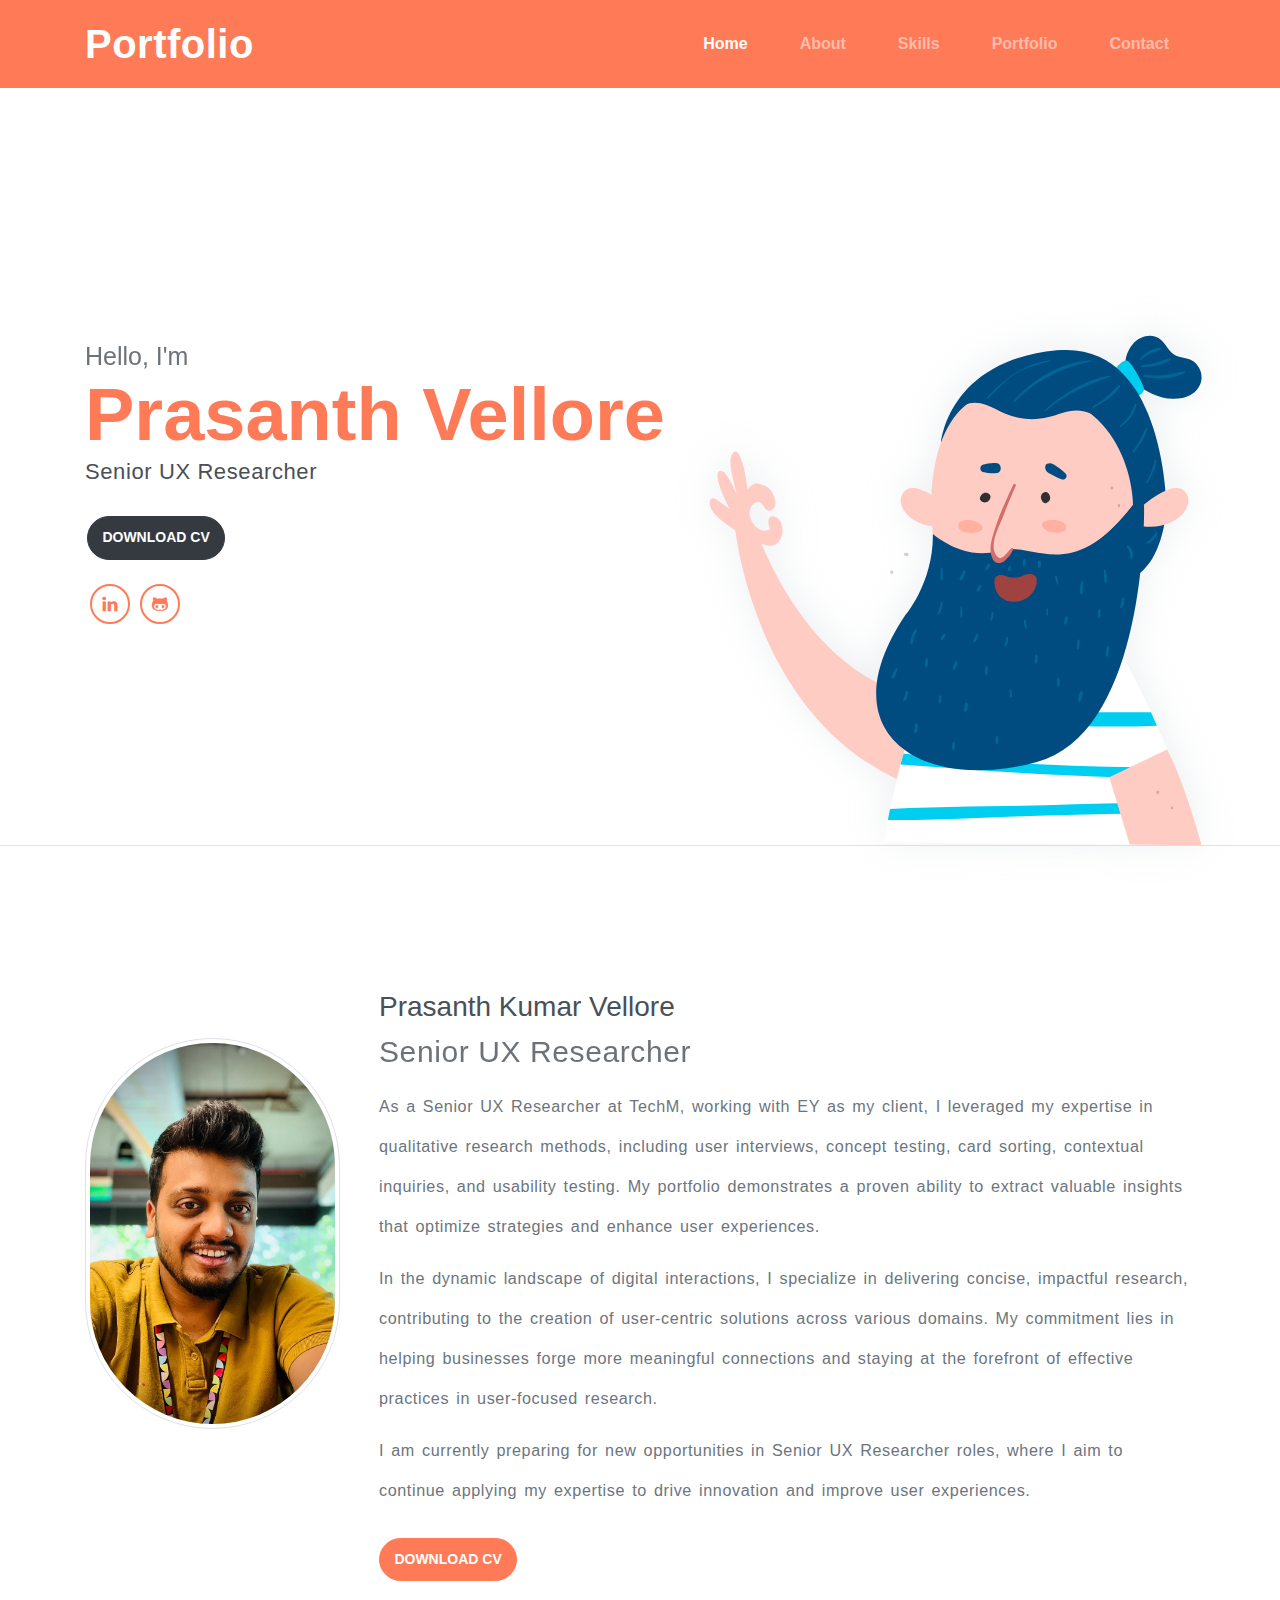
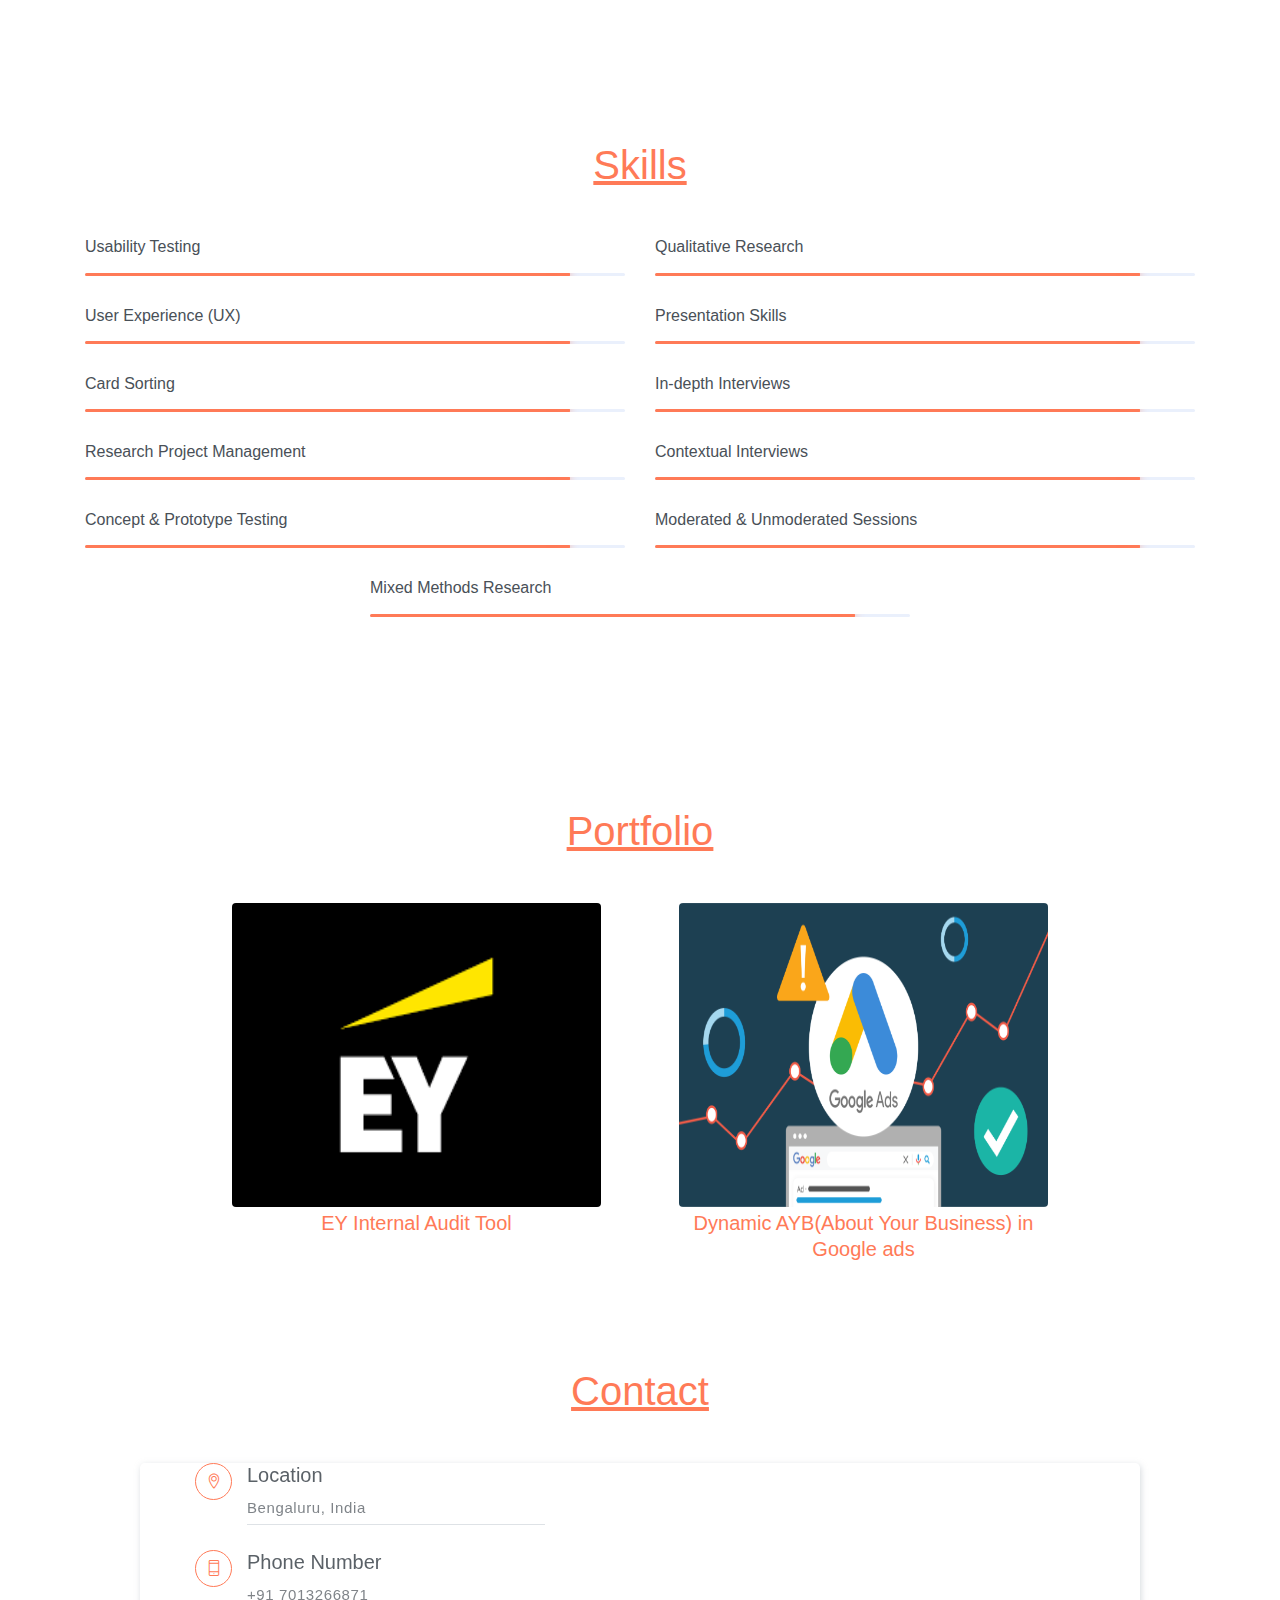
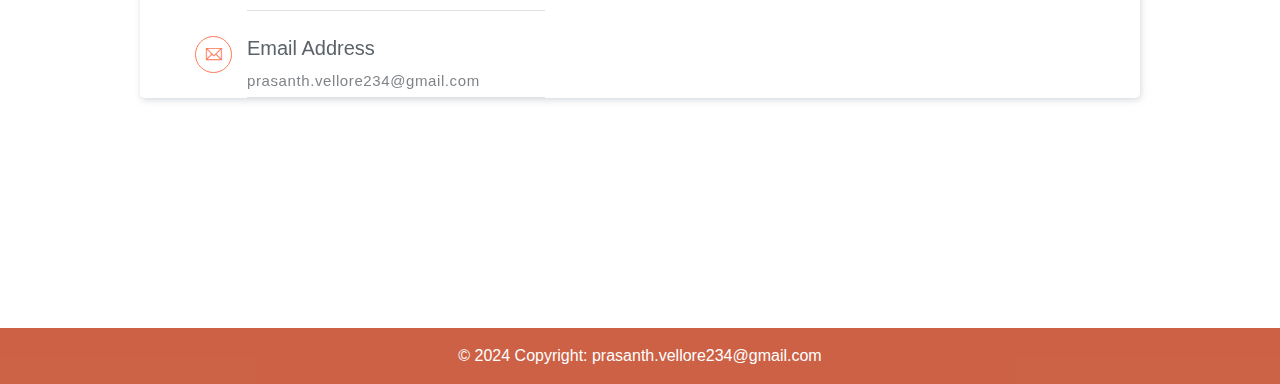
<file: index.html>
<!DOCTYPE html>
<html lang="en">
  <head>
    <meta charset="utf-8" />
    <link rel="icon" href="./assets/imgs/pkv.png" />
    <meta
      name="viewport"
      content="width=device-width, initial-scale=1, shrink-to-fit=no"
    />
    <meta
      name="description"
      content="Start your development with Steller landing page."
    />
    <meta name="author" content="Devcrud" />
    <title>Prasanth's Portfolio Website</title>
    <!-- font icons -->
    <link
      rel="stylesheet"
      href="assets/vendors/themify-icons/css/themify-icons.css"
    />
    <!-- Bootstrap + Steller main styles -->
    <link rel="stylesheet" href="assets/css/steller.css" />
  </head>
  <body data-spy="scroll" data-target=".navbar" data-offset="40" id="home">
    <!-- Page navigation -->
    <nav
      class="navbar navbar-expand-lg navbar-dark fixed-top bg-primary"
      data-spy="affix"
      data-offset-top="0"
    >
      <div class="container">
        <a
          class="navbar-brand"
          style="font-size: 40px; font-weight: 600; letter-spacing: 0.5px"
          href="#"
          >Portfolio</a
        >
        <button
          class="navbar-toggler"
          type="button"
          data-toggle="collapse"
          data-target="#navbarSupportedContent"
          aria-controls="navbarSupportedContent"
          aria-expanded="false"
          aria-label="Toggle navigation"
        >
          <span class="navbar-toggler-icon"></span>
        </button>

        <div class="collapse navbar-collapse" id="navbarSupportedContent">
          <ul class="navbar-nav ml-auto align-items-center">
            <li class="nav-item">
              <a class="nav-link" href="#home">Home</a>
            </li>
            <li class="nav-item">
              <a class="nav-link" href="#about">About</a>
            </li>
            <li class="nav-item">
              <a class="nav-link" href="#skills">Skills</a>
            </li>
            <li class="nav-item">
              <a class="nav-link" href="#portfolio">Portfolio</a>
            </li>
            <!-- <li class="nav-item">
              <a class="nav-link" href="#testmonial">Testmonial</a>
            </li> -->
            <li class="nav-item">
              <a class="nav-link" href="#contact">Contact</a>
            </li>
          </ul>
        </div>
      </div>
    </nav>
    <!-- End of page navigation -->

    <!-- Page Header -->
    <header class="header" id="home">
      <div class="container">
        <div class="infos">
          <h6 class="subtitle">Hello, I'm</h6>
          <h6 class="title">Prasanth Vellore</h6>
          <p>Senior UX Researcher</p>

          <div class="buttons pt-3">
            <!-- <button class="btn btn-primary rounded">HIRE ME</button> -->
            <button class="btn btn-dark rounded">
              <a
                class="text-white text-decoration-none"
                href="./assets/imgs/Prasanth-Resume.pdf"
                download="Prasanth_Kumar_Vellore_Resume"
                >DOWNLOAD CV</a
              >
            </button>
          </div>

          <div class="socials mt-4">
            <!-- <a class="social-item" href="javascript:void(0)"
              ><i class="ti-facebook"></i
            ></a> -->
            <a
              class="social-item"
              href="https://www.linkedin.com/in/prasanthvellore/"
              target="_blank"
              ><i class="ti-linkedin"></i
            ></a>
            <a
              class="social-item"
              href="https://github.com/prasanthv234"
              target="_blank"
              ><i class="ti-github"></i
            ></a>
          </div>
        </div>
        <div class="img-holder">
          <img src="assets/imgs/man.svg" alt="" />
        </div>
      </div>

      <!-- Header-widget -->
      <!-- <div class="widget">
        <div class="widget-item">
          <h2>3</h2>
          <p>Organizations Worked With</p>
        </div>
        <div class="widget-item">
          <h2>10</h2>
          <p>Projects Completed</p>
        </div>
      </div> -->
    </header>
    <!-- End of Page Header -->

    <!-- About section -->
    <section id="about" class="section mt-3">
      <div class="container mt-5">
        <div class="row text-center text-md-left">
          <div class="col-md-3 mt-5">
            <img
              src="./assets/imgs/prasanth v.jpeg"
              alt=""
              class="img-thumbnail mb-4"
            />
          </div>
          <div class="pl-md-4 col-md-9">
            <h6 class="title">Prasanth Kumar Vellore</h6>
            <p class="subtitle">Senior UX Researcher</p>
            <p class="text-secondary text-space">
              As a Senior UX Researcher at TechM, working with EY as my client, I leveraged my expertise in qualitative research methods, including user interviews, concept testing, card sorting, contextual inquiries, and usability testing. My portfolio demonstrates a proven ability to extract valuable insights that optimize strategies and enhance user experiences.

              <p class="text-secondary text-space">In the dynamic landscape of digital interactions, I specialize in delivering concise, impactful research,  contributing to the creation of user-centric solutions across various domains. My commitment lies in helping  businesses forge more meaningful connections and staying at the forefront of effective practices in user-focused  research.</p>

              <p class="text-secondary text-space">I am currently preparing for new opportunities in Senior UX Researcher roles, where I aim to continue applying my expertise to drive innovation and improve user experiences.</p>
            </p>
            <button class="btn btn-primary rounded mt-3">
              <a
                class="text-white text-decoration-none"
                href="./assets/imgs/Prasanth-Resume.pdf"
                download="Prasanth_Kumar_Vellore_Resume"
                >DOWNLOAD CV</a
              >
            </button>
          </div>
        </div>
      </div>
    </section>

    <!-- Service section -->
    <!-- <section id="service" class="section">
      <div class="container text-center">
        <h6 class="subtitle">Service</h6>
        <h6 class="section-title mb-4">What I Do</h6>
        <p class="mb-5 pb-4 h2">Service</p>

        <div class="row justify-content-center">
          <a
            href="ux_researcher.html"
            class="col-sm-6 col-md-3 mb-4 text-decoration-none"
          >
            <div class="custom-card card border">
              <div class="card-body">
                <i class="icon ti-crown"></i>
                <h3>UX Research</h3>
              </div>
            </div>
          </a>

          <a
            href="ux_researcher.html"
            class="col-sm-6 col-md-3 mb-4 text-decoration-none"
          >
            <div class="custom-card card border">
              <div class="card-body">
                <i class="icon ti-desktop"></i>
                <h5>UI Design</h5>
              </div>
            </div>
          </a>
        </div>
      </div>
    </section> -->
    <!-- End of Sectoin -->

    <!-- Skills section -->
    <section class="section" id="skills">
      <div class="container text-center">
        <!-- <h2 class="subtitle section-title">Skills</h2> -->
        <h6 class="section-title mb-5 text-primary text-decoration-underline">
          <u>Skills</u>
        </h6>
        <!-- <p class="mb-5 pb-4 h4">Skills</p> -->

        <div class="row text-left">
          <div class="col-sm-6">
            <h6 class="mb-3">Usability Testing</h6>
            <div class="progress">
              <div
                class="progress-bar bg-primary"
                role="progressbar"
                style="width: 89%"
                aria-valuenow="25"
                aria-valuemin="0"
                aria-valuemax="100"
              >
                <span>89%</span>
              </div>
            </div>
          </div>

          <div class="col-sm-6">
            <h6 class="mb-3">Qualitative Research</h6>
            <div class="progress">
              <div
                class="progress-bar bg-primary"
                role="progressbar"
                style="width: 89%"
                aria-valuenow="25"
                aria-valuemin="0"
                aria-valuemax="100"
              >
                <span>89%</span>
              </div>
            </div>
          </div>
          <div class="col-sm-6">
            <h6 class="mb-3">User Experience (UX)</h6>
            <div class="progress">
              <div
                class="progress-bar bg-primary"
                role="progressbar"
                style="width: 89%"
                aria-valuenow="25"
                aria-valuemin="0"
                aria-valuemax="100"
              >
                <span>89%</span>
              </div>
            </div>
          </div>

          <div class="col-sm-6">
            <h6 class="mb-3">Presentation Skills</h6>
            <div class="progress">
              <div
                class="progress-bar bg-primary"
                role="progressbar"
                style="width: 89%"
                aria-valuenow="25"
                aria-valuemin="0"
                aria-valuemax="100"
              >
                <span>89%</span>
              </div>
            </div>
          </div>

          <div class="col-sm-6">
            <h6 class="mb-3">Card Sorting</h6>
            <div class="progress">
              <div
                class="progress-bar bg-primary"
                role="progressbar"
                style="width: 89%"
                aria-valuenow="25"
                aria-valuemin="0"
                aria-valuemax="100"
              >
                <span>89%</span>
              </div>
            </div>
          </div>
          <div class="col-sm-6">
            <h6 class="mb-3">In-depth Interviews</h6>
            <div class="progress">
              <div
                class="progress-bar bg-primary"
                role="progressbar"
                style="width: 89%"
                aria-valuenow="25"
                aria-valuemin="0"
                aria-valuemax="100"
              >
                <span>89%</span>
              </div>
            </div>
          </div>
          <div class="col-sm-6">
            <h6 class="mb-3">Research Project Management</h6>
            <div class="progress">
              <div
                class="progress-bar bg-primary"
                role="progressbar"
                style="width: 89%"
                aria-valuenow="25"
                aria-valuemin="0"
                aria-valuemax="100"
              >
                <span>89%</span>
              </div>
            </div>
          </div>
          <div class="col-sm-6">
            <h6 class="mb-3">Contextual Interviews</h6>
            <div class="progress">
              <div
                class="progress-bar bg-primary"
                role="progressbar"
                style="width: 89%"
                aria-valuenow="25"
                aria-valuemin="0"
                aria-valuemax="100"
              >
                <span>89%</span>
              </div>
            </div>
          </div>
          <div class="col-sm-6">
            <h6 class="mb-3">Concept & Prototype Testing</h6>
            <div class="progress">
              <div
                class="progress-bar bg-primary"
                role="progressbar"
                style="width: 89%"
                aria-valuenow="25"
                aria-valuemin="0"
                aria-valuemax="100"
              >
                <span>89%</span>
              </div>
            </div>
          </div>
          <div class="col-sm-6">
            <h6 class="mb-3">Moderated & Unmoderated Sessions</h6>
            <div class="progress">
              <div
                class="progress-bar bg-primary"
                role="progressbar"
                style="width: 89%"
                aria-valuenow="25"
                aria-valuemin="0"
                aria-valuemax="100"
              >
                <span>89%</span>
              </div>
            </div>
          </div>
          <div class="col-sm-6">
            <h6 class="mb-3">Mixed Methods Research</h6>
            <div class="progress">
              <div
                class="progress-bar bg-primary"
                role="progressbar"
                style="width: 89%"
                aria-valuenow="25"
                aria-valuemin="0"
                aria-valuemax="100"
              >
                <span>89%</span>
              </div>
            </div>
          </div>
        </div>
      </div>
    </section>
    <!-- End of Skills sections -->

    <!-- Portfolio section -->
    <section id="portfolio" class="section">
      <div class="container text-center">
        <!-- <h6 class="subtitle mb-5 text-primary text-decoration-underline"><u>Portfolio</u></h6> -->
        <h6 class="section-title mb-5 text-primary text-decoration-underline">
          <u>Portfolio</u>
        </h6>
        <!-- <p class="mb-5 pb-4">Add some description</p> -->

        <div class="row d-flex">
          <div class="col-sm-3">
            <div class="img-wrapper h-100 mb-1">
              <img src="assets/imgs/EY.png" class="h-100 w-100" alt="" />
              <h5>Click the image</h5>
              <div class="overlay h-100">
                <div class="overlay-infos">
                  <h5>Project 1</h5>
                  <!-- <a href="https://docs.google.com/presentation/d/1weuACcUGvzE2Rzgq8FLmnvKzmv1-rLwys58rjLeVnG4/edit#slide=id.gc6f80d1ff_0_0"><i class="ti-zoom-in"></i></a> -->
                  <a
                    href="https://docs.google.com/presentation/d/1upl8J1TbOc1McA-eedhQHK4dLqC0cs5-WoMEfOrQ0-0/edit?pli=1#slide=id.g2a41a9296f8_0_2907"
                    ><i class="ti-link"></i
                  ></a>
                </div>
              </div>
            </div>
            <a
              href="https://docs.google.com/presentation/d/1upl8J1TbOc1McA-eedhQHK4dLqC0cs5-WoMEfOrQ0-0/edit?pli=1#slide=id.g2a41a9296f8_0_2907"
              class="h5 text-primary text-decoration-none"
              >EY Internal Audit Tool</a
            >
          </div>

          <div class="col-sm-3">
            <div class="img-wrapper h-100 mb-1">
              <img
                src="assets/imgs/google-ad.png"
                class="h-100 w-100"
                alt=""
              />
              <div class="overlay h-100">
                <div class="overlay-infos">
                  <h5>Project 2</h5>
                  <!-- <a href="https://www.w3schools.com/"
                    ><i class="ti-zoom-in"></i
                  ></a> -->
                  <a
                    href="https://docs.google.com/presentation/d/1weuACcUGvzE2Rzgq8FLmnvKzmv1-rLwys58rjLeVnG4/edit#slide=id.gc6f80d1ff_0_0"
                    ><i class="ti-link"></i
                  ></a>
                </div>
              </div>
            </div>
            <a
              href="https://docs.google.com/presentation/d/1weuACcUGvzE2Rzgq8FLmnvKzmv1-rLwys58rjLeVnG4/edit#slide=id.gc6f80d1ff_0_0"
              class="h5 text-primary text-decoration-none"
              >Dynamic AYB(About Your Business) in Google ads</a
            >
          </div>

          <!-- <div class="col-sm-3">
            <div class="img-wrapper h-100">
              <img src="assets/imgs/folio-4.jpg" class="h-100 w-100" alt="" />
              <div class="overlay h-100">
                <div class="overlay-infos">
                  <h5>Google Ads Research</h5>
                  <a href="javascript:void(0)"><i class="ti-zoom-in"></i></a>
                  <a href="javascript:void(0)"><i class="ti-link"></i></a>
                </div>
              </div>
            </div>
          </div> -->
        </div>
      </div>
    </section>
    <!-- End of portfolio section -->

    <!-- Testmonial Section -->
    <!-- <section id="testmonial" class="section bg-primary">
      <div class="container text-center">
        <h6 class="subtitle text-white">Testmonial</h6>
        <h6 class="section-title mb-4 text-white">What People Say About Me</h6>
        <p class="mb-5 pb-4 text-white bg-transparent">
          Lorem ipsum dolor sit amet, consectetur adipisicing elit. In alias
          dignissimos. <br />
          rerum commodi corrupti, temporibus non quam.
        </p>

        <div
          id="carouselExampleIndicators"
          class="carousel slide"
          data-ride="carousel"
        >
          <ul class="carousel-indicators">
            <li
              data-target="#carouselExampleIndicators"
              data-slide-to="0"
              class="active"
            ></li>

            <li data-target="#carouselExampleIndicators" data-slide-to="1"></li>
            <li data-target="#carouselExampleIndicators" data-slide-to="2"></li>
            <li data-target="#carouselExampleIndicators" data-slide-to="3"></li>
          </ul>
          <div class="carousel-inner">
            <div class="carousel-item active">
              <div class="card testmonial-card border">
                <div class="card-body">
                  <img src="assets/imgs/avatar-1.jpg" alt="" />
                  <p>
                    Lorem ipsum dolor sit amet, consectetur adipisicing elit.
                    Magnam nostrum voluptates in enim vel amet?
                  </p>
                  <h1 class="title">Emma Re</h1>
                  <h1 class="subtitle">Graphic Designer</h1>
                </div>
              </div>
            </div>
            <div class="carousel-item">
              <div class="card testmonial-card border">
                <div class="card-body">
                  <img src="assets/imgs/avatar-2.jpg" alt="" />
                  <p>
                    Lorem ipsum dolor sit amet, consectetur adipisicing elit.
                    Magnam nostrum voluptates in enim vel amet?
                  </p>
                  <h1 class="title">James Bert</h1>
                  <h1 class="subtitle">Web Designer</h1>
                </div>
              </div>
            </div>
            <div class="carousel-item">
              <div class="card testmonial-card border">
                <div class="card-body">
                  <img src="assets/imgs/avatar-3.jpg" alt="" />
                  <p>
                    Lorem ipsum dolor sit amet, consectetur adipisicing elit.
                    Magnam nostrum voluptates in enim vel amet?
                  </p>
                  <h1 class="title">Michael Abra</h1>
                  <h1 class="subtitle">Web Developer</h1>
                </div>
              </div>
            </div>
            <div class="carousel-item">
              <div class="card testmonial-card border">
                <div class="card-body">
                  <img src="assets/imgs/avatar-1.jpg" alt="" />
                  <p>
                    Lorem ipsum dolor sit amet, consectetur adipisicing elit.
                    Magnam nostrum voluptates in enim vel amet?
                  </p>
                  <h1 class="title">Michael Abra</h1>
                  <h1 class="subtitle">Web Developer</h1>
                </div>
              </div>
            </div>
          </div>
        </div>
      </div>
    </section> -->
    <!-- End of testmonial section -->

    <!-- Contact Section -->
    <section id="contact" class="position-relative section">
      <div class="container text-center">
        <!-- <h6 class="subtitle"><u>Contact</u></h6> -->
        <h6
          class="section-title mb-5 text-primary text-decoration-underline text-bold"
        >
          <u>Contact</u>
        </h6>
        <!-- <p class="mb-5 pb-4 h2">Contact</p> -->

        <div class="contact text-left">
          <div class="contact-infos">
            <div class="item">
              <i class="ti-location-pin"></i>
              <div class="">
                <h5>Location</h5>
                <p>Bengaluru, India</p>
              </div>
            </div>
            <div class="item">
              <i class="ti-mobile"></i>
              <div>
                <h5>Phone Number</h5>
                <p>+91 7013266871</p>
              </div>
            </div>
            <div class="item">
              <i class="ti-email"></i>
              <div class="mb-0">
                <h5>Email Address</h5>
                <p>prasanth.vellore234@gmail.com</p>
              </div>
            </div>
          </div>
        </div>
      </div>
    </section>
    <!-- End of Contact Section -->


    <!-- button to click top of home -->
    <a id="back-to-top" href="#" class="btn btn-dark bg-primary btn-lg back-to-top" role="button"><i class="ti-angle-up "></i>
   </a>

    <!-- Footer Section -->
    <footer class="bg-primary text-center text-white">
      <!-- Grid container -->

      <!-- Grid container -->

      <!-- Copyright -->
      <div class="text-center p-3" style="background-color: rgba(0, 0, 0, 0.2)">
        © 2024 Copyright:
        <a class="text-white" href="#">prasanth.vellore234@gmail.com</a>
      </div>
      <!-- Copyright -->
    </footer>
    <!-- Footer Section End -->

    <!-- core  -->
    <script src="assets/vendors/jquery/jquery-3.4.1.js"></script>
    <script src="assets/vendors/bootstrap/bootstrap.bundle.js"></script>
    <!-- bootstrap 3 affix -->
    <script src="assets/vendors/bootstrap/bootstrap.affix.js"></script>

    <!-- steller js -->
    <script src="assets/js/steller.js"></script>
  </body>
</html>
</file>
<file: assets/vendors/themify-icons/css/themify-icons.css>
@font-face {
	font-family: 'themify';
	src:url("../fonts/themify.eot?-fvbane");
	src:url("../fonts/themify.eot?#iefix-fvbane") format("embedded-opentype"),
		url("../fonts/themify.woff?-fvbane") format("woff"),
		url("../fonts/themify.ttf?-fvbane") format("truetype"),
		url("../fonts/themify.svg?-fvbane#themify") format("svg");
	font-weight: normal;
	font-style: normal;
}

[class^="ti-"], [class*=" ti-"] {
	font-family: 'themify';
	speak: none;
	font-style: normal;
	font-weight: normal;
	font-variant: normal;
	text-transform: none;
	line-height: 1;

	/* Better Font Rendering =========== */
	-webkit-font-smoothing: antialiased;
	-moz-osx-font-smoothing: grayscale;
}

.ti-wand:before {
	content: "\e600";
}
.ti-volume:before {
	content: "\e601";
}
.ti-user:before {
	content: "\e602";
}
.ti-unlock:before {
	content: "\e603";
}
.ti-unlink:before {
	content: "\e604";
}
.ti-trash:before {
	content: "\e605";
}
.ti-thought:before {
	content: "\e606";
}
.ti-target:before {
	content: "\e607";
}
.ti-tag:before {
	content: "\e608";
}
.ti-tablet:before {
	content: "\e609";
}
.ti-star:before {
	content: "\e60a";
}
.ti-spray:before {
	content: "\e60b";
}
.ti-signal:before {
	content: "\e60c";
}
.ti-shopping-cart:before {
	content: "\e60d";
}
.ti-shopping-cart-full:before {
	content: "\e60e";
}
.ti-settings:before {
	content: "\e60f";
}
.ti-search:before {
	content: "\e610";
}
.ti-zoom-in:before {
	content: "\e611";
}
.ti-zoom-out:before {
	content: "\e612";
}
.ti-cut:before {
	content: "\e613";
}
.ti-ruler:before {
	content: "\e614";
}
.ti-ruler-pencil:before {
	content: "\e615";
}
.ti-ruler-alt:before {
	content: "\e616";
}
.ti-bookmark:before {
	content: "\e617";
}
.ti-bookmark-alt:before {
	content: "\e618";
}
.ti-reload:before {
	content: "\e619";
}
.ti-plus:before {
	content: "\e61a";
}
.ti-pin:before {
	content: "\e61b";
}
.ti-pencil:before {
	content: "\e61c";
}
.ti-pencil-alt:before {
	content: "\e61d";
}
.ti-paint-roller:before {
	content: "\e61e";
}
.ti-paint-bucket:before {
	content: "\e61f";
}
.ti-na:before {
	content: "\e620";
}
.ti-mobile:before {
	content: "\e621";
}
.ti-minus:before {
	content: "\e622";
}
.ti-medall:before {
	content: "\e623";
}
.ti-medall-alt:before {
	content: "\e624";
}
.ti-marker:before {
	content: "\e625";
}
.ti-marker-alt:before {
	content: "\e626";
}
.ti-arrow-up:before {
	content: "\e627";
}
.ti-arrow-right:before {
	content: "\e628";
}
.ti-arrow-left:before {
	content: "\e629";
}
.ti-arrow-down:before {
	content: "\e62a";
}
.ti-lock:before {
	content: "\e62b";
}
.ti-location-arrow:before {
	content: "\e62c";
}
.ti-link:before {
	content: "\e62d";
}
.ti-layout:before {
	content: "\e62e";
}
.ti-layers:before {
	content: "\e62f";
}
.ti-layers-alt:before {
	content: "\e630";
}
.ti-key:before {
	content: "\e631";
}
.ti-import:before {
	content: "\e632";
}
.ti-image:before {
	content: "\e633";
}
.ti-heart:before {
	content: "\e634";
}
.ti-heart-broken:before {
	content: "\e635";
}
.ti-hand-stop:before {
	content: "\e636";
}
.ti-hand-open:before {
	content: "\e637";
}
.ti-hand-drag:before {
	content: "\e638";
}
.ti-folder:before {
	content: "\e639";
}
.ti-flag:before {
	content: "\e63a";
}
.ti-flag-alt:before {
	content: "\e63b";
}
.ti-flag-alt-2:before {
	content: "\e63c";
}
.ti-eye:before {
	content: "\e63d";
}
.ti-export:before {
	content: "\e63e";
}
.ti-exchange-vertical:before {
	content: "\e63f";
}
.ti-desktop:before {
	content: "\e640";
}
.ti-cup:before {
	content: "\e641";
}
.ti-crown:before {
	content: "\e642";
}
.ti-comments:before {
	content: "\e643";
}
.ti-comment:before {
	content: "\e644";
}
.ti-comment-alt:before {
	content: "\e645";
}
.ti-close:before {
	content: "\e646";
}
.ti-clip:before {
	content: "\e647";
}
.ti-angle-up:before {
	content: "\e648";
}
.ti-angle-right:before {
	content: "\e649";
}
.ti-angle-left:before {
	content: "\e64a";
}
.ti-angle-down:before {
	content: "\e64b";
}
.ti-check:before {
	content: "\e64c";
}
.ti-check-box:before {
	content: "\e64d";
}
.ti-camera:before {
	content: "\e64e";
}
.ti-announcement:before {
	content: "\e64f";
}
.ti-brush:before {
	content: "\e650";
}
.ti-briefcase:before {
	content: "\e651";
}
.ti-bolt:before {
	content: "\e652";
}
.ti-bolt-alt:before {
	content: "\e653";
}
.ti-blackboard:before {
	content: "\e654";
}
.ti-bag:before {
	content: "\e655";
}
.ti-move:before {
	content: "\e656";
}
.ti-arrows-vertical:before {
	content: "\e657";
}
.ti-arrows-horizontal:before {
	content: "\e658";
}
.ti-fullscreen:before {
	content: "\e659";
}
.ti-arrow-top-right:before {
	content: "\e65a";
}
.ti-arrow-top-left:before {
	content: "\e65b";
}
.ti-arrow-circle-up:before {
	content: "\e65c";
}
.ti-arrow-circle-right:before {
	content: "\e65d";
}
.ti-arrow-circle-left:before {
	content: "\e65e";
}
.ti-arrow-circle-down:before {
	content: "\e65f";
}
.ti-angle-double-up:before {
	content: "\e660";
}
.ti-angle-double-right:before {
	content: "\e661";
}
.ti-angle-double-left:before {
	content: "\e662";
}
.ti-angle-double-down:before {
	content: "\e663";
}
.ti-zip:before {
	content: "\e664";
}
.ti-world:before {
	content: "\e665";
}
.ti-wheelchair:before {
	content: "\e666";
}
.ti-view-list:before {
	content: "\e667";
}
.ti-view-list-alt:before {
	content: "\e668";
}
.ti-view-grid:before {
	content: "\e669";
}
.ti-uppercase:before {
	content: "\e66a";
}
.ti-upload:before {
	content: "\e66b";
}
.ti-underline:before {
	content: "\e66c";
}
.ti-truck:before {
	content: "\e66d";
}
.ti-timer:before {
	content: "\e66e";
}
.ti-ticket:before {
	content: "\e66f";
}
.ti-thumb-up:before {
	content: "\e670";
}
.ti-thumb-down:before {
	content: "\e671";
}
.ti-text:before {
	content: "\e672";
}
.ti-stats-up:before {
	content: "\e673";
}
.ti-stats-down:before {
	content: "\e674";
}
.ti-split-v:before {
	content: "\e675";
}
.ti-split-h:before {
	content: "\e676";
}
.ti-smallcap:before {
	content: "\e677";
}
.ti-shine:before {
	content: "\e678";
}
.ti-shift-right:before {
	content: "\e679";
}
.ti-shift-left:before {
	content: "\e67a";
}
.ti-shield:before {
	content: "\e67b";
}
.ti-notepad:before {
	content: "\e67c";
}
.ti-server:before {
	content: "\e67d";
}
.ti-quote-right:before {
	content: "\e67e";
}
.ti-quote-left:before {
	content: "\e67f";
}
.ti-pulse:before {
	content: "\e680";
}
.ti-printer:before {
	content: "\e681";
}
.ti-power-off:before {
	content: "\e682";
}
.ti-plug:before {
	content: "\e683";
}
.ti-pie-chart:before {
	content: "\e684";
}
.ti-paragraph:before {
	content: "\e685";
}
.ti-panel:before {
	content: "\e686";
}
.ti-package:before {
	content: "\e687";
}
.ti-music:before {
	content: "\e688";
}
.ti-music-alt:before {
	content: "\e689";
}
.ti-mouse:before {
	content: "\e68a";
}
.ti-mouse-alt:before {
	content: "\e68b";
}
.ti-money:before {
	content: "\e68c";
}
.ti-microphone:before {
	content: "\e68d";
}
.ti-menu:before {
	content: "\e68e";
}
.ti-menu-alt:before {
	content: "\e68f";
}
.ti-map:before {
	content: "\e690";
}
.ti-map-alt:before {
	content: "\e691";
}
.ti-loop:before {
	content: "\e692";
}
.ti-location-pin:before {
	content: "\e693";
}
.ti-list:before {
	content: "\e694";
}
.ti-light-bulb:before {
	content: "\e695";
}
.ti-Italic:before {
	content: "\e696";
}
.ti-info:before {
	content: "\e697";
}
.ti-infinite:before {
	content: "\e698";
}
.ti-id-badge:before {
	content: "\e699";
}
.ti-hummer:before {
	content: "\e69a";
}
.ti-home:before {
	content: "\e69b";
}
.ti-help:before {
	content: "\e69c";
}
.ti-headphone:before {
	content: "\e69d";
}
.ti-harddrives:before {
	content: "\e69e";
}
.ti-harddrive:before {
	content: "\e69f";
}
.ti-gift:before {
	content: "\e6a0";
}
.ti-game:before {
	content: "\e6a1";
}
.ti-filter:before {
	content: "\e6a2";
}
.ti-files:before {
	content: "\e6a3";
}
.ti-file:before {
	content: "\e6a4";
}
.ti-eraser:before {
	content: "\e6a5";
}
.ti-envelope:before {
	content: "\e6a6";
}
.ti-download:before {
	content: "\e6a7";
}
.ti-direction:before {
	content: "\e6a8";
}
.ti-direction-alt:before {
	content: "\e6a9";
}
.ti-dashboard:before {
	content: "\e6aa";
}
.ti-control-stop:before {
	content: "\e6ab";
}
.ti-control-shuffle:before {
	content: "\e6ac";
}
.ti-control-play:before {
	content: "\e6ad";
}
.ti-control-pause:before {
	content: "\e6ae";
}
.ti-control-forward:before {
	content: "\e6af";
}
.ti-control-backward:before {
	content: "\e6b0";
}
.ti-cloud:before {
	content: "\e6b1";
}
.ti-cloud-up:before {
	content: "\e6b2";
}
.ti-cloud-down:before {
	content: "\e6b3";
}
.ti-clipboard:before {
	content: "\e6b4";
}
.ti-car:before {
	content: "\e6b5";
}
.ti-calendar:before {
	content: "\e6b6";
}
.ti-book:before {
	content: "\e6b7";
}
.ti-bell:before {
	content: "\e6b8";
}
.ti-basketball:before {
	content: "\e6b9";
}
.ti-bar-chart:before {
	content: "\e6ba";
}
.ti-bar-chart-alt:before {
	content: "\e6bb";
}
.ti-back-right:before {
	content: "\e6bc";
}
.ti-back-left:before {
	content: "\e6bd";
}
.ti-arrows-corner:before {
	content: "\e6be";
}
.ti-archive:before {
	content: "\e6bf";
}
.ti-anchor:before {
	content: "\e6c0";
}
.ti-align-right:before {
	content: "\e6c1";
}
.ti-align-left:before {
	content: "\e6c2";
}
.ti-align-justify:before {
	content: "\e6c3";
}
.ti-align-center:before {
	content: "\e6c4";
}
.ti-alert:before {
	content: "\e6c5";
}
.ti-alarm-clock:before {
	content: "\e6c6";
}
.ti-agenda:before {
	content: "\e6c7";
}
.ti-write:before {
	content: "\e6c8";
}
.ti-window:before {
	content: "\e6c9";
}
.ti-widgetized:before {
	content: "\e6ca";
}
.ti-widget:before {
	content: "\e6cb";
}
.ti-widget-alt:before {
	content: "\e6cc";
}
.ti-wallet:before {
	content: "\e6cd";
}
.ti-video-clapper:before {
	content: "\e6ce";
}
.ti-video-camera:before {
	content: "\e6cf";
}
.ti-vector:before {
	content: "\e6d0";
}
.ti-themify-logo:before {
	content: "\e6d1";
}
.ti-themify-favicon:before {
	content: "\e6d2";
}
.ti-themify-favicon-alt:before {
	content: "\e6d3";
}
.ti-support:before {
	content: "\e6d4";
}
.ti-stamp:before {
	content: "\e6d5";
}
.ti-split-v-alt:before {
	content: "\e6d6";
}
.ti-slice:before {
	content: "\e6d7";
}
.ti-shortcode:before {
	content: "\e6d8";
}
.ti-shift-right-alt:before {
	content: "\e6d9";
}
.ti-shift-left-alt:before {
	content: "\e6da";
}
.ti-ruler-alt-2:before {
	content: "\e6db";
}
.ti-receipt:before {
	content: "\e6dc";
}
.ti-pin2:before {
	content: "\e6dd";
}
.ti-pin-alt:before {
	content: "\e6de";
}
.ti-pencil-alt2:before {
	content: "\e6df";
}
.ti-palette:before {
	content: "\e6e0";
}
.ti-more:before {
	content: "\e6e1";
}
.ti-more-alt:before {
	content: "\e6e2";
}
.ti-microphone-alt:before {
	content: "\e6e3";
}
.ti-magnet:before {
	content: "\e6e4";
}
.ti-line-double:before {
	content: "\e6e5";
}
.ti-line-dotted:before {
	content: "\e6e6";
}
.ti-line-dashed:before {
	content: "\e6e7";
}
.ti-layout-width-full:before {
	content: "\e6e8";
}
.ti-layout-width-default:before {
	content: "\e6e9";
}
.ti-layout-width-default-alt:before {
	content: "\e6ea";
}
.ti-layout-tab:before {
	content: "\e6eb";
}
.ti-layout-tab-window:before {
	content: "\e6ec";
}
.ti-layout-tab-v:before {
	content: "\e6ed";
}
.ti-layout-tab-min:before {
	content: "\e6ee";
}
.ti-layout-slider:before {
	content: "\e6ef";
}
.ti-layout-slider-alt:before {
	content: "\e6f0";
}
.ti-layout-sidebar-right:before {
	content: "\e6f1";
}
.ti-layout-sidebar-none:before {
	content: "\e6f2";
}
.ti-layout-sidebar-left:before {
	content: "\e6f3";
}
.ti-layout-placeholder:before {
	content: "\e6f4";
}
.ti-layout-menu:before {
	content: "\e6f5";
}
.ti-layout-menu-v:before {
	content: "\e6f6";
}
.ti-layout-menu-separated:before {
	content: "\e6f7";
}
.ti-layout-menu-full:before {
	content: "\e6f8";
}
.ti-layout-media-right-alt:before {
	content: "\e6f9";
}
.ti-layout-media-right:before {
	content: "\e6fa";
}
.ti-layout-media-overlay:before {
	content: "\e6fb";
}
.ti-layout-media-overlay-alt:before {
	content: "\e6fc";
}
.ti-layout-media-overlay-alt-2:before {
	content: "\e6fd";
}
.ti-layout-media-left-alt:before {
	content: "\e6fe";
}
.ti-layout-media-left:before {
	content: "\e6ff";
}
.ti-layout-media-center-alt:before {
	content: "\e700";
}
.ti-layout-media-center:before {
	content: "\e701";
}
.ti-layout-list-thumb:before {
	content: "\e702";
}
.ti-layout-list-thumb-alt:before {
	content: "\e703";
}
.ti-layout-list-post:before {
	content: "\e704";
}
.ti-layout-list-large-image:before {
	content: "\e705";
}
.ti-layout-line-solid:before {
	content: "\e706";
}
.ti-layout-grid4:before {
	content: "\e707";
}
.ti-layout-grid3:before {
	content: "\e708";
}
.ti-layout-grid2:before {
	content: "\e709";
}
.ti-layout-grid2-thumb:before {
	content: "\e70a";
}
.ti-layout-cta-right:before {
	content: "\e70b";
}
.ti-layout-cta-left:before {
	content: "\e70c";
}
.ti-layout-cta-center:before {
	content: "\e70d";
}
.ti-layout-cta-btn-right:before {
	content: "\e70e";
}
.ti-layout-cta-btn-left:before {
	content: "\e70f";
}
.ti-layout-column4:before {
	content: "\e710";
}
.ti-layout-column3:before {
	content: "\e711";
}
.ti-layout-column2:before {
	content: "\e712";
}
.ti-layout-accordion-separated:before {
	content: "\e713";
}
.ti-layout-accordion-merged:before {
	content: "\e714";
}
.ti-layout-accordion-list:before {
	content: "\e715";
}
.ti-ink-pen:before {
	content: "\e716";
}
.ti-info-alt:before {
	content: "\e717";
}
.ti-help-alt:before {
	content: "\e718";
}
.ti-headphone-alt:before {
	content: "\e719";
}
.ti-hand-point-up:before {
	content: "\e71a";
}
.ti-hand-point-right:before {
	content: "\e71b";
}
.ti-hand-point-left:before {
	content: "\e71c";
}
.ti-hand-point-down:before {
	content: "\e71d";
}
.ti-gallery:before {
	content: "\e71e";
}
.ti-face-smile:before {
	content: "\e71f";
}
.ti-face-sad:before {
	content: "\e720";
}
.ti-credit-card:before {
	content: "\e721";
}
.ti-control-skip-forward:before {
	content: "\e722";
}
.ti-control-skip-backward:before {
	content: "\e723";
}
.ti-control-record:before {
	content: "\e724";
}
.ti-control-eject:before {
	content: "\e725";
}
.ti-comments-smiley:before {
	content: "\e726";
}
.ti-brush-alt:before {
	content: "\e727";
}
.ti-youtube:before {
	content: "\e728";
}
.ti-vimeo:before {
	content: "\e729";
}
.ti-twitter:before {
	content: "\e72a";
}
.ti-time:before {
	content: "\e72b";
}
.ti-tumblr:before {
	content: "\e72c";
}
.ti-skype:before {
	content: "\e72d";
}
.ti-share:before {
	content: "\e72e";
}
.ti-share-alt:before {
	content: "\e72f";
}
.ti-rocket:before {
	content: "\e730";
}
.ti-pinterest:before {
	content: "\e731";
}
.ti-new-window:before {
	content: "\e732";
}
.ti-microsoft:before {
	content: "\e733";
}
.ti-list-ol:before {
	content: "\e734";
}
.ti-linkedin:before {
	content: "\e735";
}
.ti-layout-sidebar-2:before {
	content: "\e736";
}
.ti-layout-grid4-alt:before {
	content: "\e737";
}
.ti-layout-grid3-alt:before {
	content: "\e738";
}
.ti-layout-grid2-alt:before {
	content: "\e739";
}
.ti-layout-column4-alt:before {
	content: "\e73a";
}
.ti-layout-column3-alt:before {
	content: "\e73b";
}
.ti-layout-column2-alt:before {
	content: "\e73c";
}
.ti-instagram:before {
	content: "\e73d";
}
.ti-google:before {
	content: "\e73e";
}
.ti-github:before {
	content: "\e73f";
}
.ti-flickr:before {
	content: "\e740";
}
.ti-facebook:before {
	content: "\e741";
}
.ti-dropbox:before {
	content: "\e742";
}
.ti-dribbble:before {
	content: "\e743";
}
.ti-apple:before {
	content: "\e744";
}
.ti-android:before {
	content: "\e745";
}
.ti-save:before {
	content: "\e746";
}
.ti-save-alt:before {
	content: "\e747";
}
.ti-yahoo:before {
	content: "\e748";
}
.ti-wordpress:before {
	content: "\e749";
}
.ti-vimeo-alt:before {
	content: "\e74a";
}
.ti-twitter-alt:before {
	content: "\e74b";
}
.ti-tumblr-alt:before {
	content: "\e74c";
}
.ti-trello:before {
	content: "\e74d";
}
.ti-stack-overflow:before {
	content: "\e74e";
}
.ti-soundcloud:before {
	content: "\e74f";
}
.ti-sharethis:before {
	content: "\e750";
}
.ti-sharethis-alt:before {
	content: "\e751";
}
.ti-reddit:before {
	content: "\e752";
}
.ti-pinterest-alt:before {
	content: "\e753";
}
.ti-microsoft-alt:before {
	content: "\e754";
}
.ti-linux:before {
	content: "\e755";
}
.ti-jsfiddle:before {
	content: "\e756";
}
.ti-joomla:before {
	content: "\e757";
}
.ti-html5:before {
	content: "\e758";
}
.ti-flickr-alt:before {
	content: "\e759";
}
.ti-email:before {
	content: "\e75a";
}
.ti-drupal:before {
	content: "\e75b";
}
.ti-dropbox-alt:before {
	content: "\e75c";
}
.ti-css3:before {
	content: "\e75d";
}
.ti-rss:before {
	content: "\e75e";
}
.ti-rss-alt:before {
	content: "\e75f";
}
</file>
